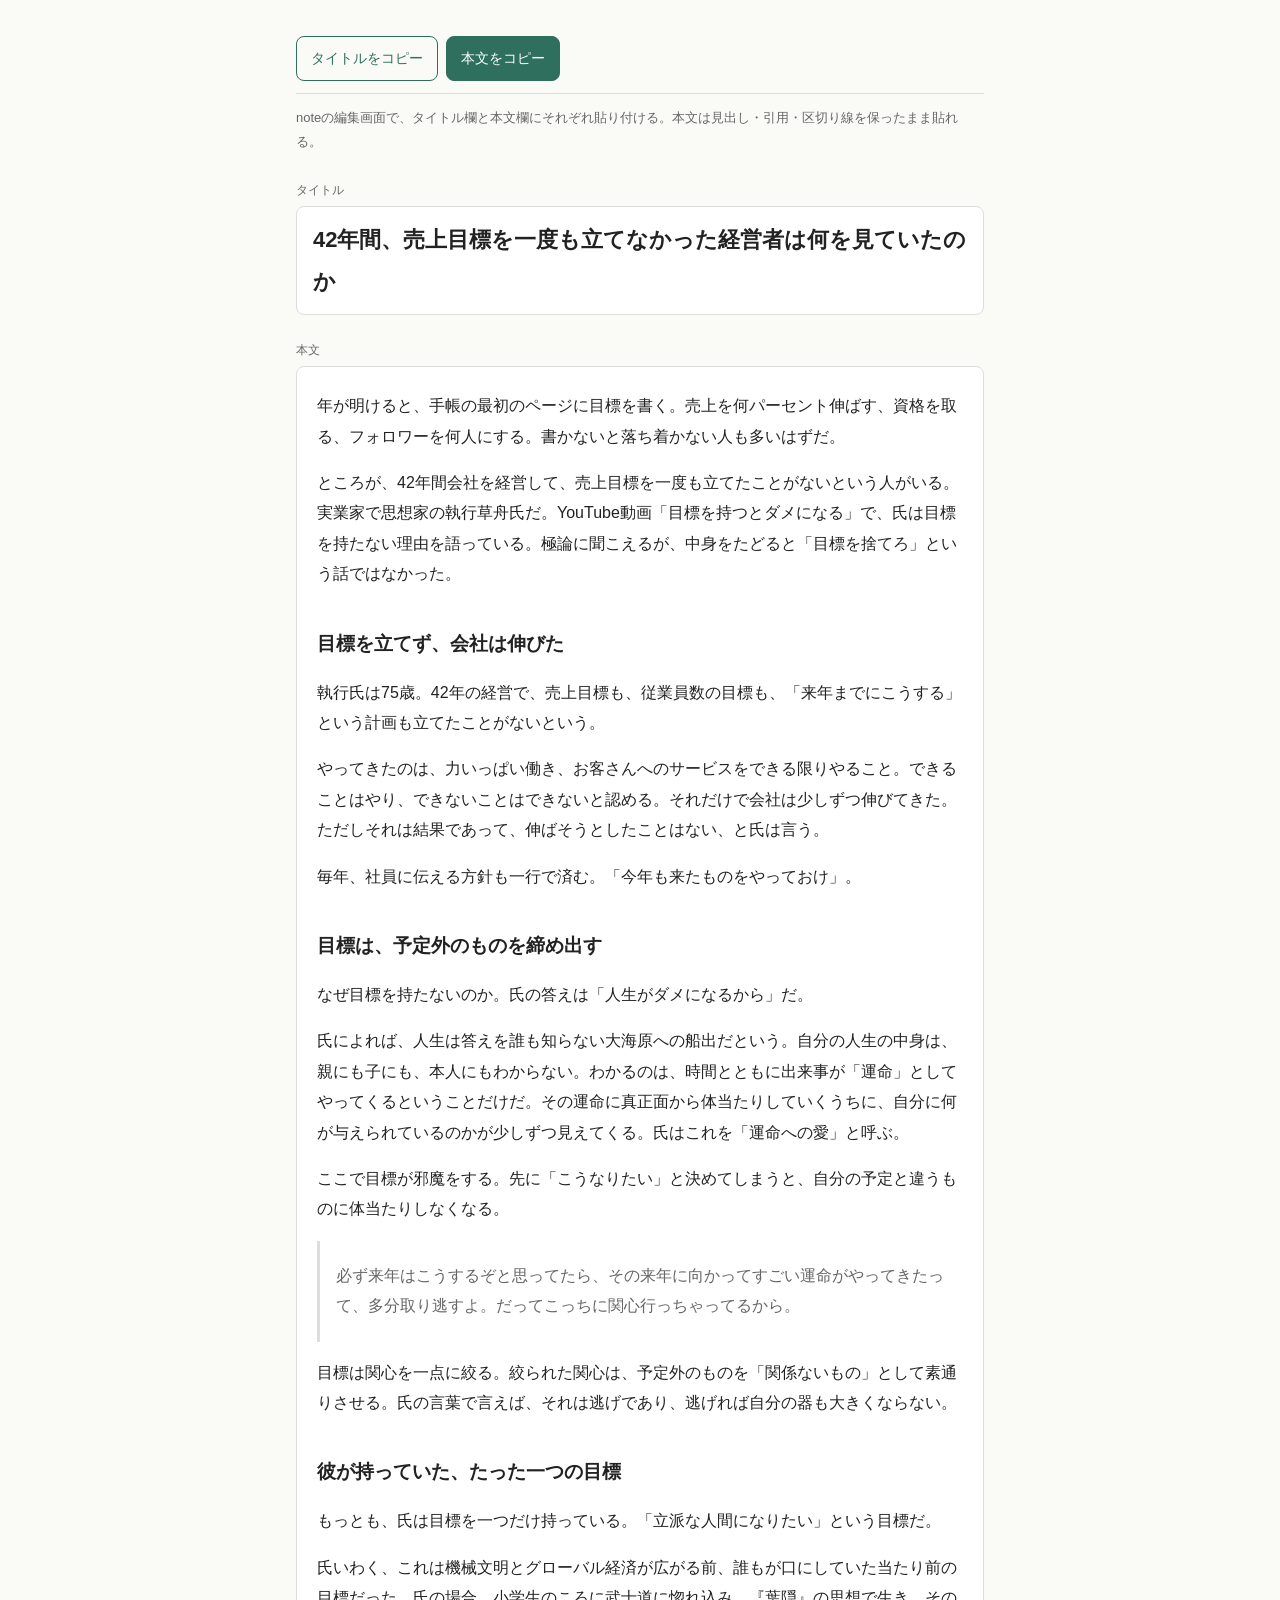
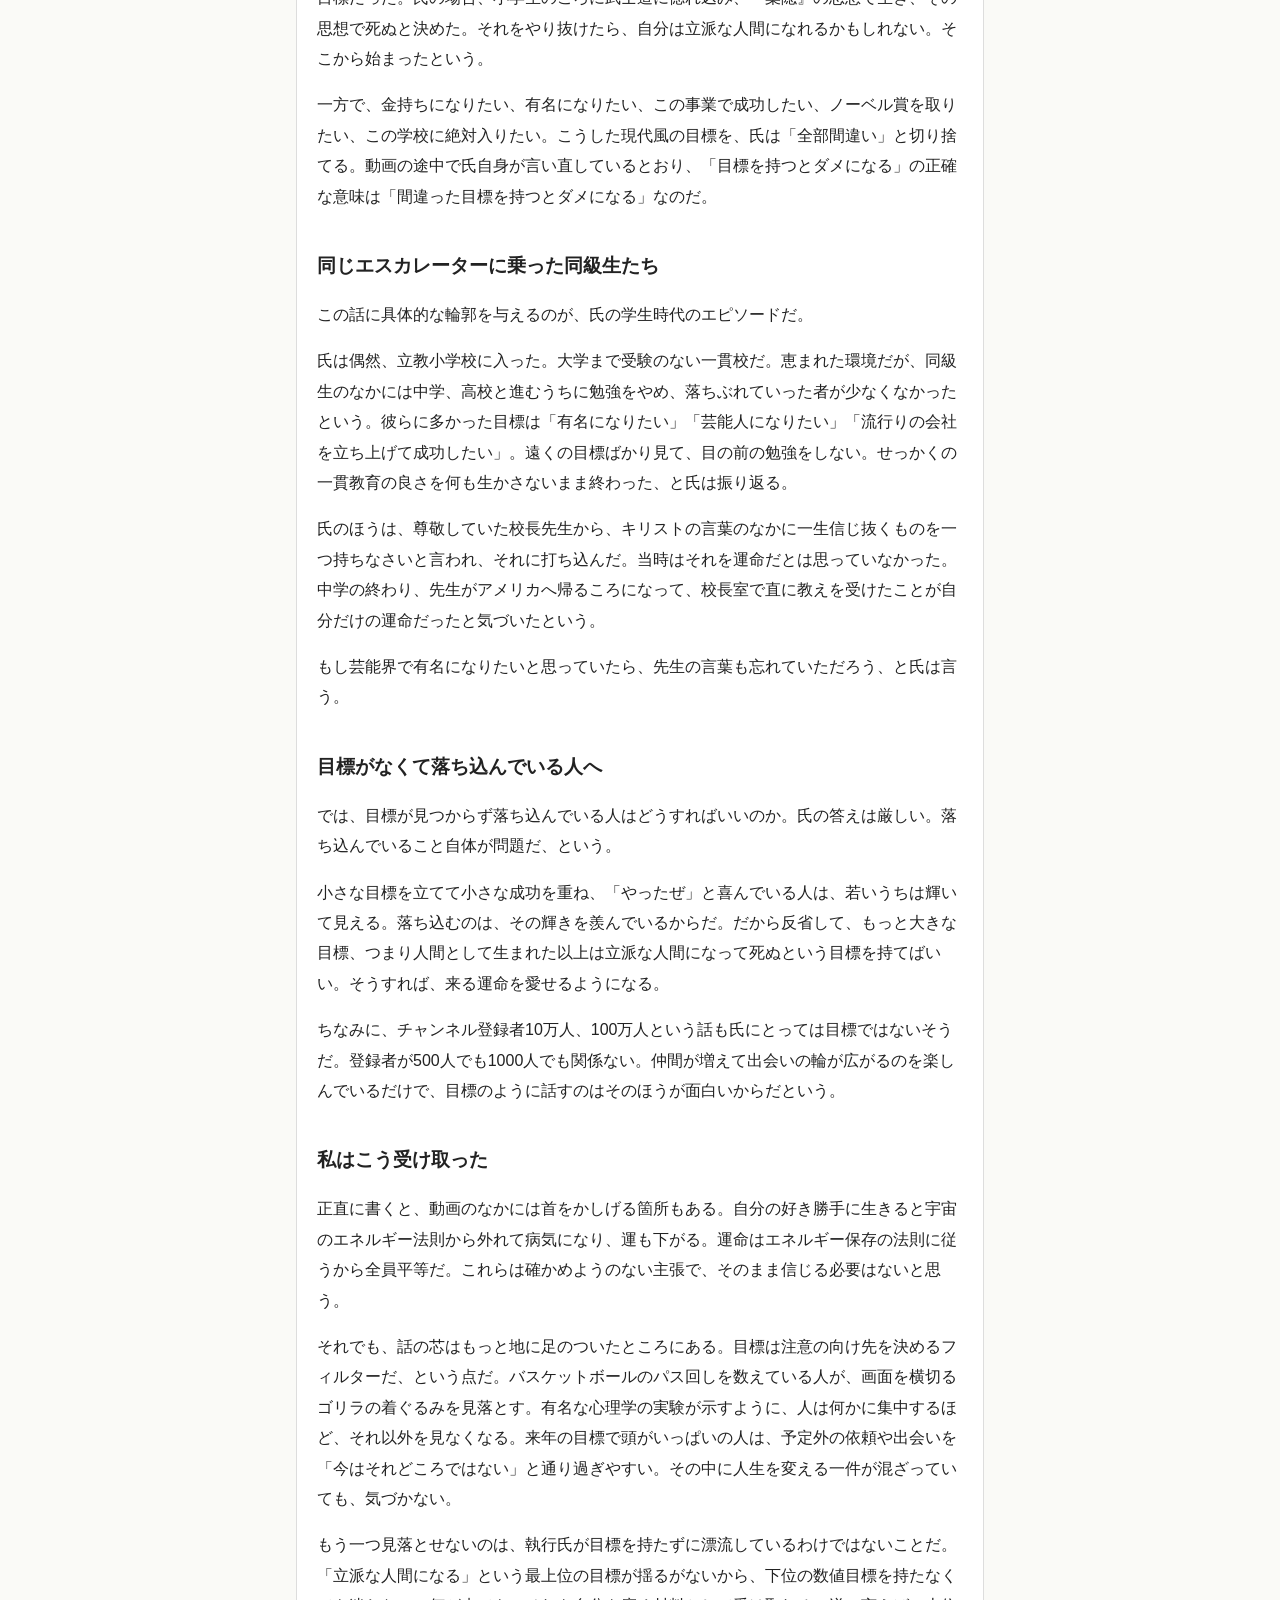
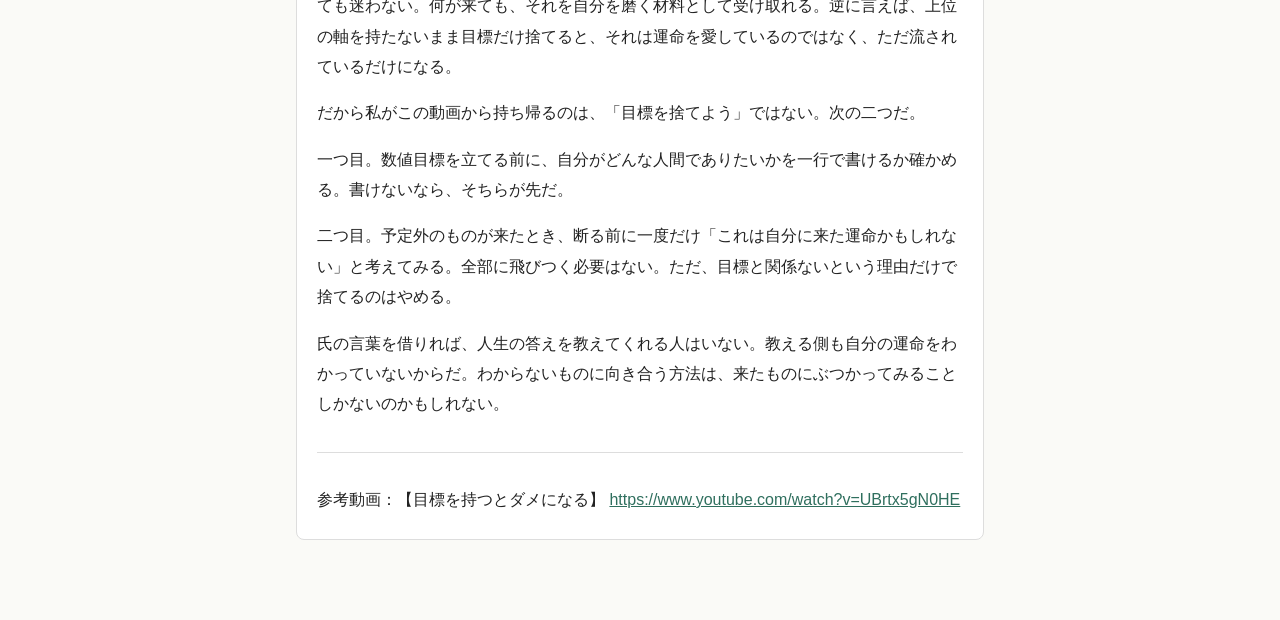
<file: articles/no-goals-life.html>
<!DOCTYPE html>
<html lang="ja"><head><meta charset="utf-8"><meta name="viewport" content="width=device-width,initial-scale=1">
<title>note完成稿</title>
<style>
:root{--bg:#fafaf7;--fg:#222;--sub:#666;--line:#ddd;--acc:#2f6f5e;--card:#fff}
@media (prefers-color-scheme:dark){:root:not([data-theme="light"]){--bg:#161616;--fg:#e8e8e8;--sub:#a0a0a0;--line:#333;--acc:#6fc2a8;--card:#1f1f1f}}
:root[data-theme="dark"]{--bg:#161616;--fg:#e8e8e8;--sub:#a0a0a0;--line:#333;--acc:#6fc2a8;--card:#1f1f1f}
*{box-sizing:border-box}
body{margin:0;background:var(--bg);color:var(--fg);font-family:"Hiragino Sans","Noto Sans JP",sans-serif;line-height:1.9}
.wrap{max-width:720px;margin:0 auto;padding:24px 16px 80px}
.bar{position:sticky;top:0;background:var(--bg);border-bottom:1px solid var(--line);padding:12px 0;display:flex;gap:8px;flex-wrap:wrap;z-index:1}
button{font:inherit;font-size:14px;padding:8px 14px;border-radius:8px;border:1px solid var(--acc);background:var(--acc);color:#fff;cursor:pointer}
button.sec{background:transparent;color:var(--acc)}
.hint{font-size:13px;color:var(--sub);margin:12px 0 20px}
.label{font-size:12px;color:var(--sub);margin:24px 0 4px}
.title{font-size:22px;font-weight:700;background:var(--card);border:1px solid var(--line);border-radius:8px;padding:12px 16px}
#body{background:var(--card);border:1px solid var(--line);border-radius:8px;padding:8px 20px}
#body h2{font-size:19px;margin:36px 0 8px}
#body blockquote{margin:16px 0;padding:4px 16px;border-left:3px solid var(--line);color:var(--sub)}
#body hr{border:0;border-top:1px solid var(--line);margin:32px 0}
#body a{color:var(--acc);word-break:break-all}
#msg{font-size:13px;color:var(--acc);align-self:center}
</style></head><body><div class="wrap">
<div class="bar"><button id="cpTitle" class="sec">タイトルをコピー</button><button id="cpBody">本文をコピー</button><span id="msg" role="status"></span></div>
<p class="hint">noteの編集画面で、タイトル欄と本文欄にそれぞれ貼り付ける。本文は見出し・引用・区切り線を保ったまま貼れる。</p>
<div class="label">タイトル</div>
<div class="title" id="title">42年間、売上目標を一度も立てなかった経営者は何を見ていたのか</div>
<div class="label">本文</div>
<div id="body">
<p>年が明けると、手帳の最初のページに目標を書く。売上を何パーセント伸ばす、資格を取る、フォロワーを何人にする。書かないと落ち着かない人も多いはずだ。</p>
<p>ところが、42年間会社を経営して、売上目標を一度も立てたことがないという人がいる。実業家で思想家の執行草舟氏だ。YouTube動画「目標を持つとダメになる」で、氏は目標を持たない理由を語っている。極論に聞こえるが、中身をたどると「目標を捨てろ」という話ではなかった。</p>
<h2>目標を立てず、会社は伸びた</h2>
<p>執行氏は75歳。42年の経営で、売上目標も、従業員数の目標も、「来年までにこうする」という計画も立てたことがないという。</p>
<p>やってきたのは、力いっぱい働き、お客さんへのサービスをできる限りやること。できることはやり、できないことはできないと認める。それだけで会社は少しずつ伸びてきた。ただしそれは結果であって、伸ばそうとしたことはない、と氏は言う。</p>
<p>毎年、社員に伝える方針も一行で済む。「今年も来たものをやっておけ」。</p>
<h2>目標は、予定外のものを締め出す</h2>
<p>なぜ目標を持たないのか。氏の答えは「人生がダメになるから」だ。</p>
<p>氏によれば、人生は答えを誰も知らない大海原への船出だという。自分の人生の中身は、親にも子にも、本人にもわからない。わかるのは、時間とともに出来事が「運命」としてやってくるということだけだ。その運命に真正面から体当たりしていくうちに、自分に何が与えられているのかが少しずつ見えてくる。氏はこれを「運命への愛」と呼ぶ。</p>
<p>ここで目標が邪魔をする。先に「こうなりたい」と決めてしまうと、自分の予定と違うものに体当たりしなくなる。</p>
<blockquote><p>必ず来年はこうするぞと思ってたら、その来年に向かってすごい運命がやってきたって、多分取り逃すよ。だってこっちに関心行っちゃってるから。</p></blockquote>
<p>目標は関心を一点に絞る。絞られた関心は、予定外のものを「関係ないもの」として素通りさせる。氏の言葉で言えば、それは逃げであり、逃げれば自分の器も大きくならない。</p>
<h2>彼が持っていた、たった一つの目標</h2>
<p>もっとも、氏は目標を一つだけ持っている。「立派な人間になりたい」という目標だ。</p>
<p>氏いわく、これは機械文明とグローバル経済が広がる前、誰もが口にしていた当たり前の目標だった。氏の場合、小学生のころに武士道に惚れ込み、『葉隠』の思想で生き、その思想で死ぬと決めた。それをやり抜けたら、自分は立派な人間になれるかもしれない。そこから始まったという。</p>
<p>一方で、金持ちになりたい、有名になりたい、この事業で成功したい、ノーベル賞を取りたい、この学校に絶対入りたい。こうした現代風の目標を、氏は「全部間違い」と切り捨てる。動画の途中で氏自身が言い直しているとおり、「目標を持つとダメになる」の正確な意味は「間違った目標を持つとダメになる」なのだ。</p>
<h2>同じエスカレーターに乗った同級生たち</h2>
<p>この話に具体的な輪郭を与えるのが、氏の学生時代のエピソードだ。</p>
<p>氏は偶然、立教小学校に入った。大学まで受験のない一貫校だ。恵まれた環境だが、同級生のなかには中学、高校と進むうちに勉強をやめ、落ちぶれていった者が少なくなかったという。彼らに多かった目標は「有名になりたい」「芸能人になりたい」「流行りの会社を立ち上げて成功したい」。遠くの目標ばかり見て、目の前の勉強をしない。せっかくの一貫教育の良さを何も生かさないまま終わった、と氏は振り返る。</p>
<p>氏のほうは、尊敬していた校長先生から、キリストの言葉のなかに一生信じ抜くものを一つ持ちなさいと言われ、それに打ち込んだ。当時はそれを運命だとは思っていなかった。中学の終わり、先生がアメリカへ帰るころになって、校長室で直に教えを受けたことが自分だけの運命だったと気づいたという。</p>
<p>もし芸能界で有名になりたいと思っていたら、先生の言葉も忘れていただろう、と氏は言う。</p>
<h2>目標がなくて落ち込んでいる人へ</h2>
<p>では、目標が見つからず落ち込んでいる人はどうすればいいのか。氏の答えは厳しい。落ち込んでいること自体が問題だ、という。</p>
<p>小さな目標を立てて小さな成功を重ね、「やったぜ」と喜んでいる人は、若いうちは輝いて見える。落ち込むのは、その輝きを羨んでいるからだ。だから反省して、もっと大きな目標、つまり人間として生まれた以上は立派な人間になって死ぬという目標を持てばいい。そうすれば、来る運命を愛せるようになる。</p>
<p>ちなみに、チャンネル登録者10万人、100万人という話も氏にとっては目標ではないそうだ。登録者が500人でも1000人でも関係ない。仲間が増えて出会いの輪が広がるのを楽しんでいるだけで、目標のように話すのはそのほうが面白いからだという。</p>
<h2>私はこう受け取った</h2>
<p>正直に書くと、動画のなかには首をかしげる箇所もある。自分の好き勝手に生きると宇宙のエネルギー法則から外れて病気になり、運も下がる。運命はエネルギー保存の法則に従うから全員平等だ。これらは確かめようのない主張で、そのまま信じる必要はないと思う。</p>
<p>それでも、話の芯はもっと地に足のついたところにある。目標は注意の向け先を決めるフィルターだ、という点だ。バスケットボールのパス回しを数えている人が、画面を横切るゴリラの着ぐるみを見落とす。有名な心理学の実験が示すように、人は何かに集中するほど、それ以外を見なくなる。来年の目標で頭がいっぱいの人は、予定外の依頼や出会いを「今はそれどころではない」と通り過ぎやすい。その中に人生を変える一件が混ざっていても、気づかない。</p>
<p>もう一つ見落とせないのは、執行氏が目標を持たずに漂流しているわけではないことだ。「立派な人間になる」という最上位の目標が揺るがないから、下位の数値目標を持たなくても迷わない。何が来ても、それを自分を磨く材料として受け取れる。逆に言えば、上位の軸を持たないまま目標だけ捨てると、それは運命を愛しているのではなく、ただ流されているだけになる。</p>
<p>だから私がこの動画から持ち帰るのは、「目標を捨てよう」ではない。次の二つだ。</p>
<p>一つ目。数値目標を立てる前に、自分がどんな人間でありたいかを一行で書けるか確かめる。書けないなら、そちらが先だ。</p>
<p>二つ目。予定外のものが来たとき、断る前に一度だけ「これは自分に来た運命かもしれない」と考えてみる。全部に飛びつく必要はない。ただ、目標と関係ないという理由だけで捨てるのはやめる。</p>
<p>氏の言葉を借りれば、人生の答えを教えてくれる人はいない。教える側も自分の運命をわかっていないからだ。わからないものに向き合う方法は、来たものにぶつかってみることしかないのかもしれない。</p>
<hr>
<p>参考動画：【目標を持つとダメになる】 <a href="https://www.youtube.com/watch?v=UBrtx5gN0HE">https://www.youtube.com/watch?v=UBrtx5gN0HE</a></p>
</div></div>
<script>
const msg=t=>{const m=document.getElementById('msg');m.textContent=t;setTimeout(()=>m.textContent='',2500)};
function selectCopy(el){const r=document.createRange();r.selectNodeContents(el);const s=getSelection();s.removeAllRanges();s.addRange(r);let ok=false;try{ok=document.execCommand('copy')}catch(e){}s.removeAllRanges();return ok}
async function copyRich(el){
  try{await navigator.clipboard.write([new ClipboardItem({'text/html':new Blob([el.innerHTML],{type:'text/html'}),'text/plain':new Blob([el.innerText],{type:'text/plain'})})]);return true}
  catch(e){return selectCopy(el)}
}
document.getElementById('cpBody').onclick=async()=>msg(await copyRich(document.getElementById('body'))?'本文をコピーした':'コピーに失敗。本文を長押しで選択してコピーしてほしい');
document.getElementById('cpTitle').onclick=async()=>{const t=document.getElementById('title').innerText;let ok=false;try{await navigator.clipboard.writeText(t);ok=true}catch(e){ok=selectCopy(document.getElementById('title'))}msg(ok?'タイトルをコピーした':'コピーに失敗')};
</script></body></html>
</file>
